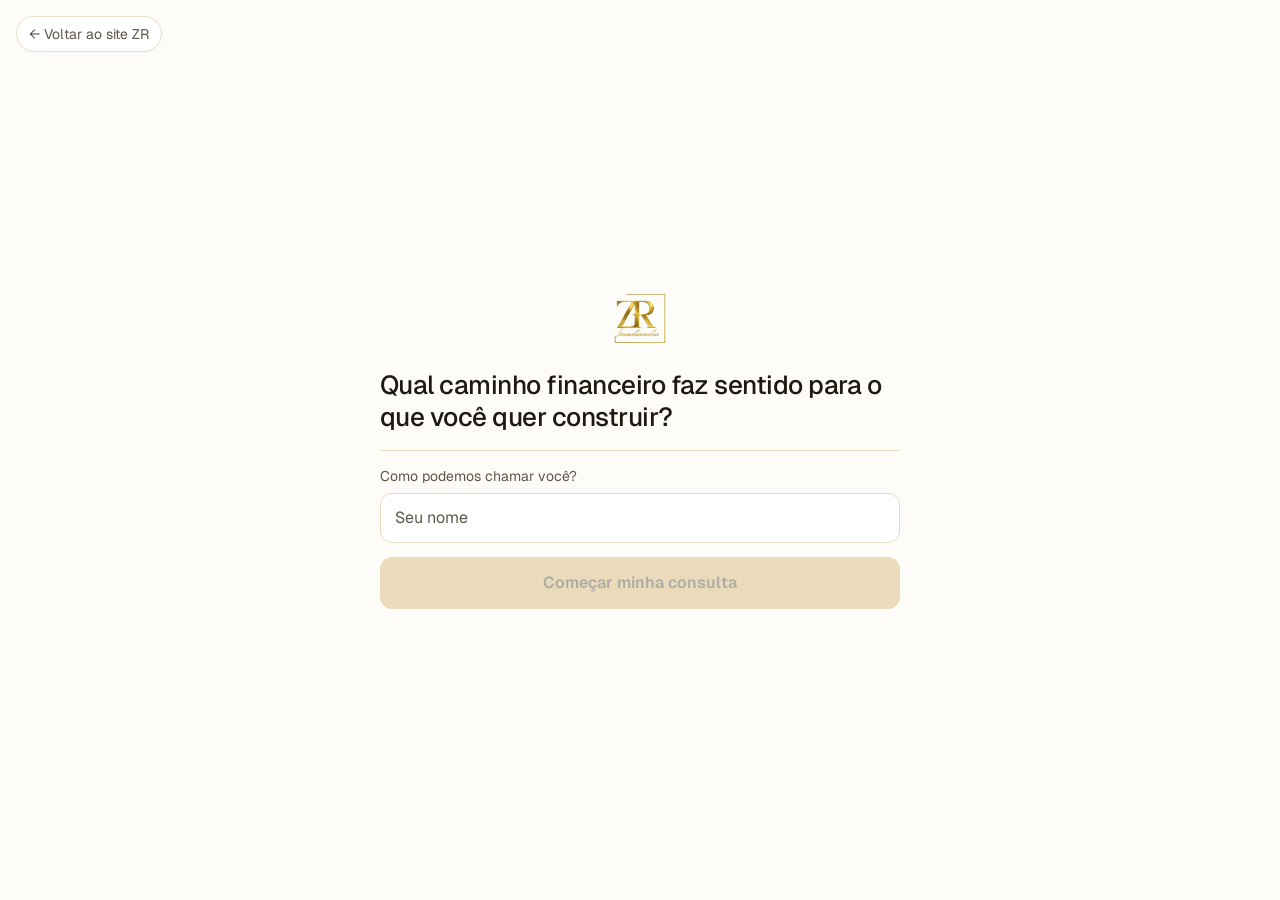
<file: quiz/index.html>
﻿<!DOCTYPE html>
<html lang="pt-BR">
<head>
<meta charset="UTF-8" />
<meta name="viewport" content="width=device-width, initial-scale=1.0" />
<script>
// Se a URL for .../quiz (sem barra final), redireciona para .../quiz/ —
// sem a barra, o navegador resolve os caminhos relativos na raiz e os assets dão 404.
if (/\/quiz$/i.test(location.pathname)) location.replace(location.pathname + '/' + location.search + location.hash);
</script>
<title>Consulta ZR | Qual caminho financeiro faz sentido para o seu objetivo?</title>
<meta name="description" content="Conte um pouco sobre seu objetivo, seu momento e o que você pretende realizar. A ZR identifica quais soluções podem fazer sentido para o seu cenário.">
<link rel="canonical" href="https://zrinvestimentosltda.com/quiz/index.html" />
<link rel="icon" href="../assets/favicon.svg" type="image/svg+xml" />
<link rel="preconnect" href="https://fonts.googleapis.com" />
<link rel="preconnect" href="https://fonts.gstatic.com" crossorigin />
<link href="https://fonts.googleapis.com/css2?family=Geist:wght@400;500;600&display=swap" rel="stylesheet" />
<link rel="stylesheet" href="assets/css/styles.css?v=119" />
<!-- Tema ativo: identidade da nova versão do site ZR (claro/ivory + dourado) -->
<link rel="stylesheet" href="assets/css/theme-zr-claro.css?v=119" id="theme-css" />

<!-- Open Graph -->
<meta property="og:title" content="Consulta ZR | Qual caminho financeiro faz sentido para o seu objetivo?">
<meta property="og:description" content="Conte um pouco sobre seu objetivo, seu momento e o que você pretende realizar. A ZR identifica quais soluções podem fazer sentido para o seu cenário.">
<meta property="og:type" content="website">
<meta property="og:url" content="https://zrinvestimentosltda.com/quiz/index.html">
<meta property="og:image" content="https://zrinvestimentosltda.com/assets/zr-logo.png">
<meta property="og:locale" content="pt_BR">

<!-- Twitter Cards -->
<meta name="twitter:card" content="summary_large_image">
<meta name="twitter:title" content="Consulta ZR | Qual caminho financeiro faz sentido para o seu objetivo?">
<meta name="twitter:description" content="Conte um pouco sobre seu objetivo, seu momento e o que você pretende realizar. A ZR identifica quais soluções podem fazer sentido para o seu cenário.">
<meta name="twitter:image" content="https://zrinvestimentosltda.com/assets/zr-logo.png">

<!-- Schema.org -->
<script type="application/ld+json">
{
  "@context": "https://schema.org",
  "@type": "Organization",
  "name": "ZR Investimentos",
  "description": "Hub de Soluções Financeiras",
  "url": "https://zrinvestimentosltda.com/",
  "logo": "https://zrinvestimentosltda.com/assets/zr-logo.png"
}
</script>
</head>
<body>

<a id="back-site" href="../index.html" target="_top" rel="noopener">← Voltar ao site ZR</a>

<div id="opening-screen" class="quiz-container fade-in">
  <div style="width:100%;margin:0 auto 24px;text-align:center">
    <img src="../assets/zr-logo.png?v=116" alt="ZR Investimentos" style="display:block;width:auto;height:53px;margin:0 auto">
  </div>
  <h1>Qual caminho financeiro faz sentido para o que você quer construir?</h1>
  <label for="nome-input" style="display:block;font-size:14px;color:var(--text-muted);margin-bottom:8px">Como podemos chamar você?</label>
  <input type="text" id="nome-input" placeholder="Seu nome" autocomplete="name" />
  <button id="btn-iniciar" disabled>Começar minha consulta</button>
</div>

<div id="quiz-container" class="quiz-container hidden"></div>

<script src="assets/js/validation.js?v=116"></script>
<script src="assets/js/questions.js?v=116"></script>
<script src="assets/js/matching.js?v=116"></script>
<script src="assets/js/submit.js?v=116"></script>
<script src="assets/js/app.js?v=116"></script>
<script src="assets/js/embed.js?v=116"></script>
</body>
</html>
</file>
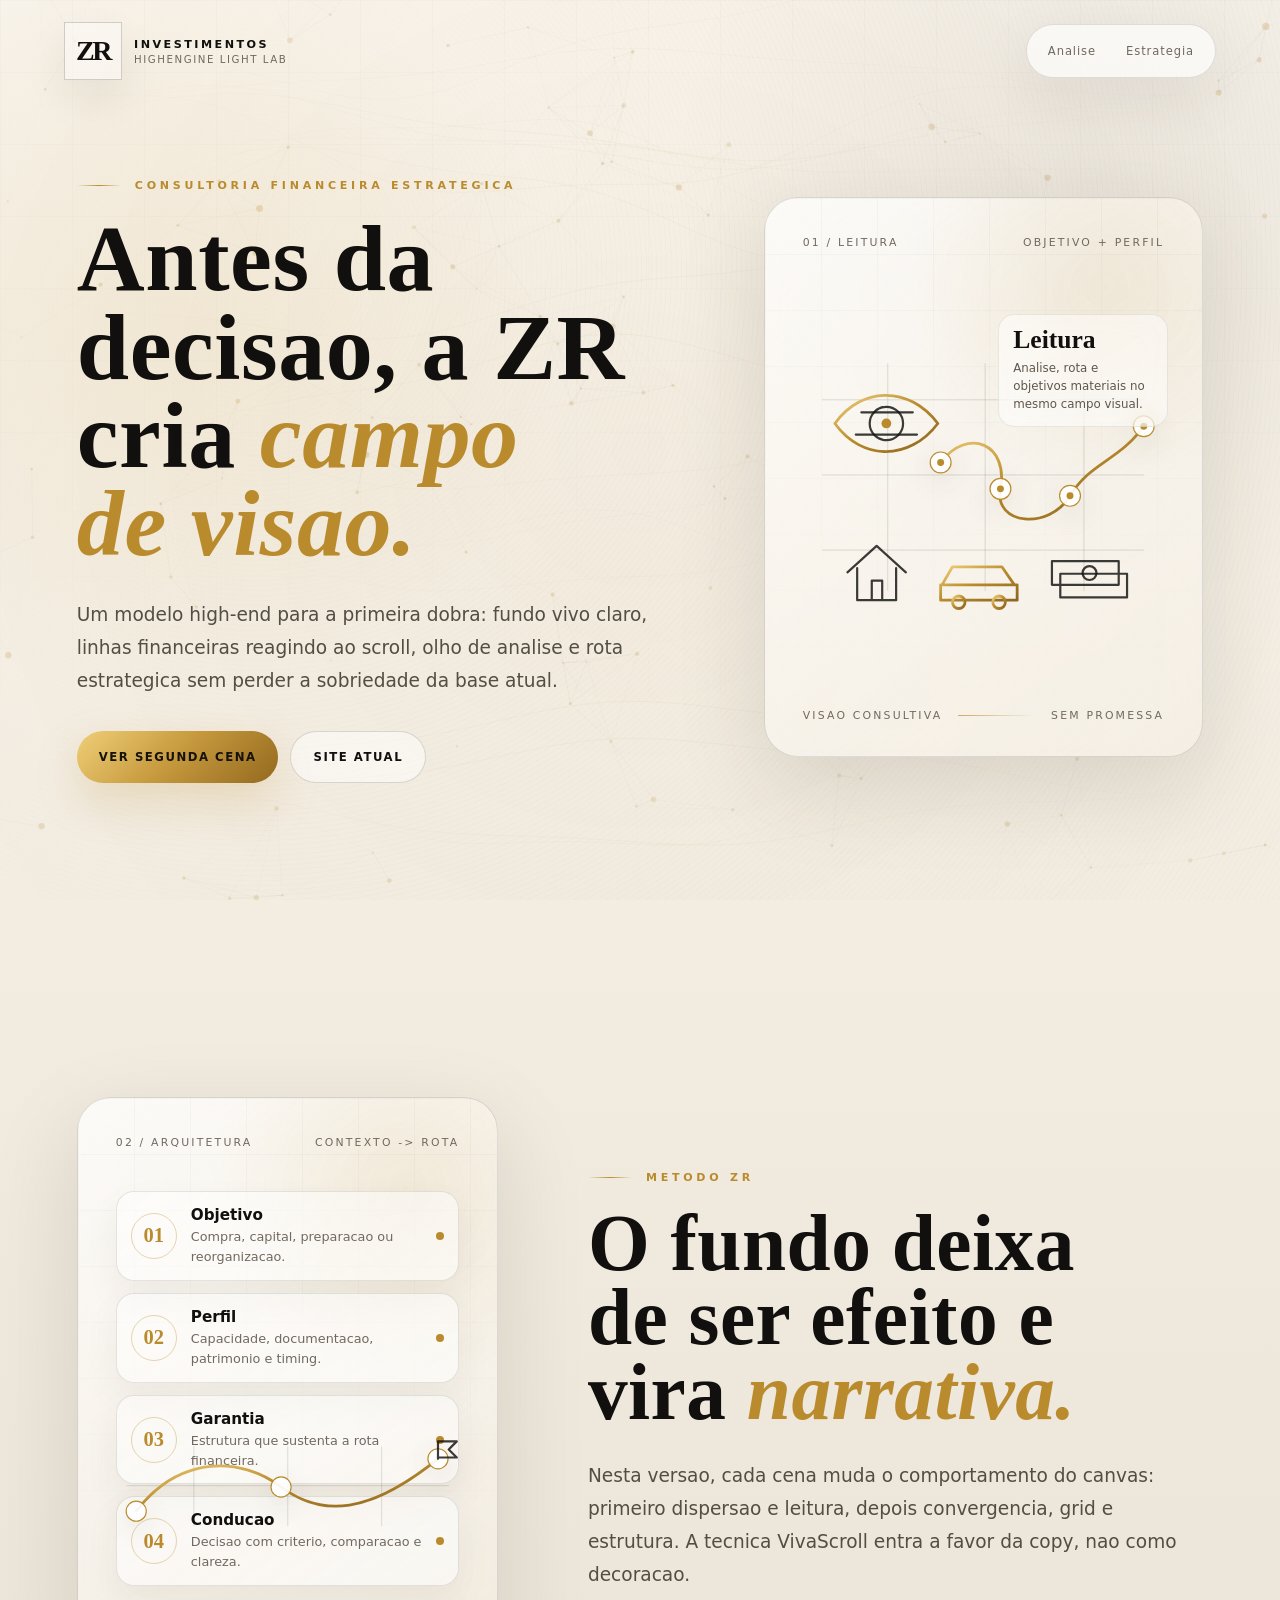
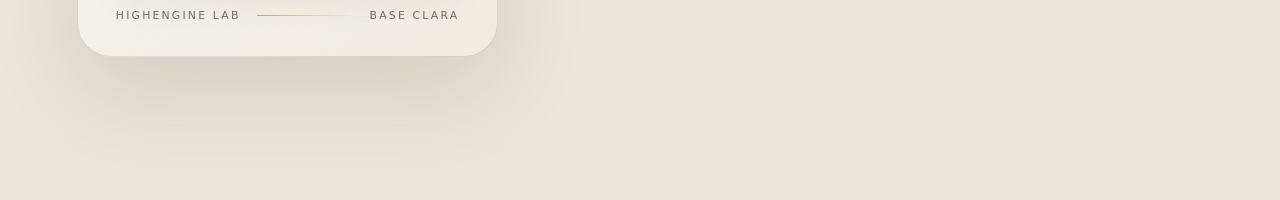
<file: prototypes/zr-highengine-light-prototype.html>
<!doctype html>
<html lang="pt-BR">
<head>
  <meta charset="utf-8" />
  <meta name="viewport" content="width=device-width, initial-scale=1" />
  <title>ZR Investimentos - HighEngine Light Prototype</title>
  <meta name="description" content="Prototipo separado para validar uma direcao high-end clara da ZR Investimentos com fundo vivo, motion narrativo e duas secoes." />
  <style>
    :root {
      --paper: #f6f1e8;
      --paper-2: #ebe4d8;
      --ink: #11100e;
      --ink-2: #2d2923;
      --muted: #71695f;
      --line: rgba(17, 16, 14, 0.12);
      --line-strong: rgba(17, 16, 14, 0.18);
      --gold: #b98b2d;
      --gold-2: #d4b05e;
      --gold-3: #8c651f;
      --white: rgba(255, 255, 255, 0.74);
      --shadow: 0 30px 90px rgba(47, 38, 24, 0.13);
      --display: "Playfair Display", Georgia, "Times New Roman", serif;
      --ui: Jost, Inter, ui-sans-serif, system-ui, -apple-system, BlinkMacSystemFont, "Segoe UI", sans-serif;
      --ease: cubic-bezier(0.16, 1, 0.3, 1);
    }

    * { box-sizing: border-box; }

    html {
      scroll-behavior: smooth;
      background: var(--paper);
    }

    body {
      margin: 0;
      min-height: 100vh;
      overflow-x: hidden;
      color: var(--ink);
      font-family: var(--ui);
      background:
        radial-gradient(circle at 14% 18%, rgba(212, 176, 94, 0.13), transparent 30vw),
        radial-gradient(circle at 86% 10%, rgba(17, 16, 14, 0.055), transparent 34vw),
        linear-gradient(180deg, #f8f3eb 0%, #f2ece1 52%, #ebe4d8 100%);
      -webkit-font-smoothing: antialiased;
    }

    #livingField {
      position: fixed;
      inset: 0;
      z-index: 0;
      width: 100vw;
      height: 100vh;
      pointer-events: none;
    }

    .grain,
    .page-grid {
      position: fixed;
      inset: 0;
      z-index: 1;
      pointer-events: none;
    }

    .grain {
      opacity: 0.22;
      mix-blend-mode: multiply;
      background-image:
        repeating-radial-gradient(circle at 20% 30%, rgba(17, 16, 14, 0.045) 0 1px, transparent 1px 5px),
        linear-gradient(115deg, rgba(255, 255, 255, 0.4), transparent 44%);
      filter: contrast(130%);
    }

    .page-grid {
      opacity: 0.42;
      background-image:
        linear-gradient(rgba(17, 16, 14, 0.045) 1px, transparent 1px),
        linear-gradient(90deg, rgba(17, 16, 14, 0.045) 1px, transparent 1px);
      background-size: 72px 72px;
      mask-image: linear-gradient(180deg, rgba(0, 0, 0, 0.9), rgba(0, 0, 0, 0.18) 82%, transparent);
    }

    .site-shell {
      position: relative;
      z-index: 4;
    }

    .topbar {
      position: fixed;
      z-index: 20;
      top: 0;
      left: 0;
      width: 100%;
      display: flex;
      align-items: center;
      justify-content: space-between;
      padding: 22px clamp(20px, 5vw, 72px);
      pointer-events: none;
    }

    .brand,
    .nav a {
      pointer-events: auto;
    }

    .brand {
      display: inline-flex;
      align-items: center;
      gap: 12px;
      text-decoration: none;
      color: var(--ink);
    }

    .brand-mark {
      width: 58px;
      height: 58px;
      display: grid;
      place-items: center;
      border: 1px solid rgba(17, 16, 14, 0.18);
      background: rgba(255, 255, 255, 0.38);
      box-shadow: 0 18px 42px rgba(47, 38, 24, 0.08);
      font-family: var(--display);
      font-size: 28px;
      font-weight: 900;
      letter-spacing: -0.09em;
    }

    .brand-copy {
      display: grid;
      gap: 2px;
      text-transform: uppercase;
    }

    .brand-copy strong {
      font-size: 0.7rem;
      letter-spacing: 0.22em;
    }

    .brand-copy span {
      color: var(--muted);
      font-size: 0.64rem;
      letter-spacing: 0.15em;
    }

    .nav {
      display: flex;
      align-items: center;
      gap: 4px;
      padding: 8px;
      border: 1px solid rgba(17, 16, 14, 0.12);
      border-radius: 999px;
      background: rgba(255, 255, 255, 0.66);
      box-shadow: 0 20px 60px rgba(47, 38, 24, 0.08);
      backdrop-filter: blur(18px) saturate(130%);
    }

    .nav a {
      display: inline-flex;
      align-items: center;
      min-height: 36px;
      padding: 0 13px;
      border-radius: 999px;
      color: var(--muted);
      text-decoration: none;
      font-size: 0.72rem;
      letter-spacing: 0.08em;
      transition: color 0.25s ease, background 0.25s ease;
    }

    .nav a:hover {
      color: var(--ink);
      background: rgba(185, 139, 45, 0.08);
    }

    .scene {
      min-height: 100vh;
      position: relative;
      display: grid;
      place-items: center;
      padding: 130px clamp(20px, 6vw, 92px) 76px;
    }

    .scene-inner {
      width: min(1280px, 100%);
      display: grid;
      grid-template-columns: minmax(0, 1.06fr) minmax(360px, 0.78fr);
      align-items: center;
      gap: clamp(40px, 7vw, 92px);
    }

    .scene.alt .scene-inner {
      grid-template-columns: minmax(360px, 0.74fr) minmax(0, 1.08fr);
    }

    .scene.alt .copy { order: 2; }
    .scene.alt .motion-card { order: 1; }

    .eyebrow {
      display: inline-flex;
      align-items: center;
      gap: 14px;
      margin: 0 0 22px;
      color: var(--gold);
      font-size: 0.69rem;
      font-weight: 600;
      letter-spacing: 0.34em;
      text-transform: uppercase;
    }

    .eyebrow::before {
      content: "";
      width: 44px;
      height: 1px;
      background: linear-gradient(90deg, transparent, var(--gold), transparent);
    }

    h1,
    h2 {
      margin: 0;
      max-width: 850px;
      font-family: var(--display);
      font-weight: 700;
      line-height: 0.94;
      letter-spacing: 0.006em;
      text-wrap: balance;
    }

    h1 {
      font-size: clamp(3.7rem, 7.35vw, 7.9rem);
    }

    h2 {
      font-size: clamp(3rem, 6.2vw, 6.9rem);
    }

    .gold {
      color: var(--gold);
      font-style: italic;
    }

    .lead {
      max-width: 650px;
      margin: 30px 0 0;
      color: #544d44;
      font-size: clamp(1.05rem, 1.45vw, 1.24rem);
      line-height: 1.78;
    }

    .actions {
      display: flex;
      flex-wrap: wrap;
      gap: 12px;
      margin-top: 34px;
    }

    .btn {
      display: inline-flex;
      align-items: center;
      justify-content: center;
      min-height: 52px;
      padding: 0 22px;
      border-radius: 999px;
      text-decoration: none;
      font-size: 0.73rem;
      font-weight: 700;
      letter-spacing: 0.13em;
      text-transform: uppercase;
      transition: transform 0.28s var(--ease), box-shadow 0.28s ease, background 0.28s ease;
    }

    .btn.primary {
      color: #16120a;
      background: linear-gradient(135deg, #efcf78, #c79a3e 48%, #93691e);
      box-shadow: 0 18px 45px rgba(185, 139, 45, 0.22);
    }

    .btn.secondary {
      color: var(--ink);
      border: 1px solid rgba(17, 16, 14, 0.14);
      background: rgba(255, 255, 255, 0.5);
    }

    .btn:hover {
      transform: translateY(-3px);
      box-shadow: 0 24px 58px rgba(47, 38, 24, 0.14);
    }

    .motion-card {
      position: relative;
      min-height: 560px;
      padding: clamp(24px, 3.2vw, 38px);
      overflow: hidden;
      border: 1px solid rgba(17, 16, 14, 0.13);
      border-radius: 34px;
      background:
        radial-gradient(circle at 78% 16%, rgba(185, 139, 45, 0.12), transparent 34%),
        linear-gradient(145deg, rgba(255, 255, 255, 0.76), rgba(246, 241, 232, 0.48));
      box-shadow: var(--shadow);
      backdrop-filter: blur(16px) saturate(118%);
      transform-style: preserve-3d;
    }

    .motion-card::before {
      content: "";
      position: absolute;
      inset: 0;
      background-image:
        linear-gradient(rgba(17, 16, 14, 0.04) 1px, transparent 1px),
        linear-gradient(90deg, rgba(17, 16, 14, 0.04) 1px, transparent 1px);
      background-size: 56px 56px;
      mask-image: linear-gradient(180deg, rgba(0, 0, 0, 0.75), transparent 90%);
      pointer-events: none;
    }

    .card-head,
    .card-foot {
      position: relative;
      z-index: 2;
      display: flex;
      align-items: center;
      justify-content: space-between;
      gap: 16px;
      color: var(--muted);
      font-size: 0.68rem;
      letter-spacing: 0.2em;
      text-transform: uppercase;
    }

    .card-foot {
      position: absolute;
      left: clamp(24px, 3.2vw, 38px);
      right: clamp(24px, 3.2vw, 38px);
      bottom: clamp(22px, 3vw, 34px);
    }

    .card-foot span:nth-child(2) {
      flex: 1;
      height: 1px;
      background: linear-gradient(90deg, rgba(185, 139, 45, 0.7), transparent);
    }

    .viz {
      position: absolute;
      inset: 84px 24px 70px;
      z-index: 2;
    }

    .viz svg {
      width: 100%;
      height: 100%;
      overflow: visible;
    }

    .stroke-gold,
    .stroke-ink,
    .stroke-soft {
      fill: none;
      stroke-linecap: round;
      stroke-linejoin: round;
      vector-effect: non-scaling-stroke;
    }

    .stroke-gold {
      stroke: url(#goldLine);
      stroke-width: 2.8;
    }

    .stroke-ink {
      stroke: rgba(17, 16, 14, 0.82);
      stroke-width: 2.2;
    }

    .stroke-soft {
      stroke: rgba(17, 16, 14, 0.13);
      stroke-width: 1;
    }

    .node {
      fill: rgba(255, 255, 255, 0.92);
      stroke: var(--gold);
      stroke-width: 1.7;
      filter: drop-shadow(0 10px 18px rgba(47, 38, 24, 0.12));
    }

    .node-core,
    .gold-fill {
      fill: var(--gold);
    }

    .asset-fill {
      fill: rgba(255, 255, 255, 0.62);
    }

    .floating-copy {
      position: absolute;
      z-index: 3;
      top: 116px;
      right: 34px;
      max-width: 170px;
      color: #5f574d;
      font-size: 0.74rem;
      line-height: 1.55;
      padding: 12px 14px;
      border: 1px solid rgba(17, 16, 14, 0.08);
      border-radius: 16px;
      background: rgba(255, 255, 255, 0.48);
      backdrop-filter: blur(10px);
    }

    .floating-copy strong {
      display: block;
      margin-bottom: 6px;
      color: var(--ink);
      font-family: var(--display);
      font-size: 1.6rem;
      line-height: 1;
    }

    .stack-list {
      position: relative;
      z-index: 2;
      display: grid;
      gap: 12px;
      margin-top: 42px;
    }

    .stack-item {
      display: grid;
      grid-template-columns: 46px 1fr auto;
      align-items: center;
      gap: 14px;
      padding: 14px;
      border: 1px solid rgba(17, 16, 14, 0.1);
      border-radius: 18px;
      background: rgba(255, 255, 255, 0.52);
      box-shadow: 0 16px 36px rgba(47, 38, 24, 0.06);
    }

    .stack-item b {
      width: 46px;
      height: 46px;
      display: grid;
      place-items: center;
      border-radius: 50%;
      border: 1px solid rgba(185, 139, 45, 0.35);
      color: var(--gold);
      font-family: var(--display);
      font-size: 1.28rem;
    }

    .stack-item strong {
      display: block;
      color: var(--ink);
      font-size: 0.95rem;
      margin-bottom: 2px;
    }

    .stack-item span {
      color: var(--muted);
      font-size: 0.8rem;
      line-height: 1.4;
    }

    .pulse {
      width: 8px;
      height: 8px;
      border-radius: 50%;
      background: var(--gold);
      box-shadow: 0 0 0 0 rgba(185, 139, 45, 0.4);
      animation: pulse 1.8s ease-in-out infinite;
    }

    @keyframes pulse {
      50% {
        box-shadow: 0 0 0 12px rgba(185, 139, 45, 0);
        transform: scale(1.22);
      }
    }

    .reveal {
      opacity: 0;
      transform: translateY(34px);
      filter: blur(8px);
      transition:
        opacity 0.8s ease,
        transform 0.95s var(--ease),
        filter 0.8s ease;
    }

    .reveal.visible {
      opacity: 1;
      transform: translateY(0);
      filter: blur(0);
    }

    .draw {
      stroke-dasharray: 1;
      stroke-dashoffset: 1;
      animation: drawLine 1.8s var(--ease) forwards;
    }

    .draw.d2 { animation-delay: 0.18s; }
    .draw.d3 { animation-delay: 0.36s; }
    .draw.d4 { animation-delay: 0.54s; }

    @keyframes drawLine {
      to { stroke-dashoffset: 0; }
    }

    .float {
      animation: float 5s ease-in-out infinite;
    }

    .float.slow {
      animation-duration: 7s;
      animation-delay: -1.4s;
    }

    @keyframes float {
      50% { transform: translateY(-8px); }
    }

    @media (max-width: 980px) {
      .topbar {
        padding: 16px 18px;
      }

      .brand-copy,
      .nav {
        display: none;
      }

      .scene {
        min-height: auto;
        padding: 112px 18px 64px;
      }

      .scene-inner,
      .scene.alt .scene-inner {
        display: block;
      }

      .scene.alt .copy,
      .scene.alt .motion-card {
        order: initial;
      }

      h1 {
        font-size: clamp(3.35rem, 13vw, 5.25rem);
      }

      h2 {
        font-size: clamp(2.85rem, 12vw, 4.8rem);
      }

      .motion-card {
        min-height: 470px;
        margin-top: 40px;
        border-radius: 26px;
      }

      .viz {
        inset: 74px 12px 64px;
      }

      .floating-copy {
        top: 94px;
        right: 18px;
        max-width: 145px;
      }
    }

    @media (prefers-reduced-motion: reduce) {
      html { scroll-behavior: auto; }
      *, *::before, *::after {
        animation-duration: 0.01ms !important;
        animation-iteration-count: 1 !important;
        transition-duration: 0.01ms !important;
      }
      .reveal {
        opacity: 1;
        transform: none;
        filter: none;
      }
      #livingField { opacity: 0.42; }
    }
  </style>
</head>
<body>
  <canvas id="livingField" aria-hidden="true"></canvas>
  <div class="page-grid" aria-hidden="true"></div>
  <div class="grain" aria-hidden="true"></div>

  <div class="site-shell">
    <header class="topbar">
      <a class="brand" href="#inicio" aria-label="ZR Investimentos">
        <span class="brand-mark">ZR</span>
        <span class="brand-copy">
          <strong>Investimentos</strong>
          <span>HighEngine light lab</span>
        </span>
      </a>
      <nav class="nav" aria-label="Navegacao do prototipo">
        <a href="#inicio">Analise</a>
        <a href="#metodo">Estrategia</a>
      </nav>
    </header>

    <main>
      <section class="scene" id="inicio" data-scene="analysis">
        <div class="scene-inner">
          <div class="copy reveal">
            <p class="eyebrow">Consultoria financeira estrategica</p>
            <h1>Antes da decisao, a ZR cria <span class="gold">campo de visao.</span></h1>
            <p class="lead">
              Um modelo high-end para a primeira dobra: fundo vivo claro, linhas financeiras reagindo ao scroll, olho de analise e rota estrategica sem perder a sobriedade da base atual.
            </p>
            <div class="actions">
              <a class="btn primary" href="#metodo">Ver segunda cena</a>
              <a class="btn secondary" href="https://zrinvestimentosltda.com/" target="_blank" rel="noopener">Site atual</a>
            </div>
          </div>

          <aside class="motion-card reveal" data-tilt>
            <div class="card-head">
              <span>01 / leitura</span>
              <span>objetivo + perfil</span>
            </div>

            <div class="viz">
              <svg viewBox="0 0 560 430" role="presentation">
                <defs>
                  <linearGradient id="goldLine" x1="0" y1="0" x2="1" y2="1">
                    <stop offset="0" stop-color="#efd07a" />
                    <stop offset="0.48" stop-color="#b98b2d" />
                    <stop offset="1" stop-color="#8c651f" />
                  </linearGradient>
                </defs>
                <path class="stroke-soft" d="M48 94H510M48 202H510M48 310H510M142 42V368M282 42V368M424 42V368" />

                <g class="float">
                  <path class="stroke-gold draw" pathLength="1" d="M66 128C105 74 173 74 214 128C173 182 105 182 66 128Z" />
                  <circle class="stroke-ink draw d2" pathLength="1" cx="140" cy="128" r="24" />
                  <circle class="gold-fill" cx="140" cy="128" r="7" />
                  <path class="stroke-ink draw d3" pathLength="1" d="M104 112H178M96 144H184" />
                </g>

                <path class="stroke-gold draw d2" pathLength="1" d="M218 184C258 132 316 158 304 222C294 274 374 282 404 232C434 183 474 182 510 132" />
                <circle class="node" cx="218" cy="184" r="15" />
                <circle class="node-core" cx="218" cy="184" r="5" />
                <circle class="node" cx="304" cy="222" r="15" />
                <circle class="node-core" cx="304" cy="222" r="5" />
                <circle class="node" cx="404" cy="232" r="15" />
                <circle class="node-core" cx="404" cy="232" r="5" />
                <circle class="node" cx="510" cy="132" r="15" />
                <circle class="node-core" cx="510" cy="132" r="5" />

                <g class="float slow">
                  <path class="stroke-ink draw d3" pathLength="1" d="M84 342L126 304L168 342M98 336V382H154V336M119 382V354H134V382" />
                  <path class="stroke-gold draw d4" pathLength="1" d="M220 360L235 334H306L324 360M218 360H328V382H218Z" />
                  <circle class="stroke-gold draw d4" pathLength="1" cx="244" cy="385" r="9" />
                  <circle class="stroke-gold draw d4" pathLength="1" cx="302" cy="385" r="9" />
                  <path class="stroke-ink draw d4" pathLength="1" d="M390 378H486V344H390ZM378 360H474V326H378Z" />
                  <circle class="stroke-ink draw d4" pathLength="1" cx="432" cy="343" r="10" />
                </g>
              </svg>
            </div>

            <div class="floating-copy">
              <strong>Leitura</strong>
              Analise, rota e objetivos materiais no mesmo campo visual.
            </div>

            <div class="card-foot">
              <span>visao consultiva</span>
              <span></span>
              <span>sem promessa</span>
            </div>
          </aside>
        </div>
      </section>

      <section class="scene alt" id="metodo" data-scene="strategy">
        <div class="scene-inner">
          <div class="copy reveal">
            <p class="eyebrow">Metodo ZR</p>
            <h2>O fundo deixa de ser efeito e vira <span class="gold">narrativa.</span></h2>
            <p class="lead">
              Nesta versao, cada cena muda o comportamento do canvas: primeiro dispersao e leitura, depois convergencia, grid e estrutura. A tecnica VivaScroll entra a favor da copy, nao como decoracao.
            </p>
          </div>

          <aside class="motion-card reveal" data-tilt>
            <div class="card-head">
              <span>02 / arquitetura</span>
              <span>contexto -> rota</span>
            </div>

            <div class="stack-list">
              <div class="stack-item">
                <b>01</b>
                <div>
                  <strong>Objetivo</strong>
                  <span>Compra, capital, preparacao ou reorganizacao.</span>
                </div>
                <i class="pulse"></i>
              </div>
              <div class="stack-item">
                <b>02</b>
                <div>
                  <strong>Perfil</strong>
                  <span>Capacidade, documentacao, patrimonio e timing.</span>
                </div>
                <i class="pulse"></i>
              </div>
              <div class="stack-item">
                <b>03</b>
                <div>
                  <strong>Garantia</strong>
                  <span>Estrutura que sustenta a rota financeira.</span>
                </div>
                <i class="pulse"></i>
              </div>
              <div class="stack-item">
                <b>04</b>
                <div>
                  <strong>Conducao</strong>
                  <span>Decisao com criterio, comparacao e clareza.</span>
                </div>
                <i class="pulse"></i>
              </div>
            </div>

            <div class="viz" style="inset: auto 22px 84px; height: 170px;">
              <svg viewBox="0 0 560 180" role="presentation">
                <defs>
                  <linearGradient id="goldLine2" x1="0" y1="0" x2="1" y2="0">
                    <stop offset="0" stop-color="#efd07a" />
                    <stop offset="0.52" stop-color="#b98b2d" />
                    <stop offset="1" stop-color="#8c651f" />
                  </linearGradient>
                </defs>
                <path class="stroke-soft" d="M40 88H520M140 30V148M280 30V148M420 30V148" />
                <path class="stroke-gold draw" pathLength="1" d="M54 126C120 40 212 46 270 90C332 136 402 130 504 48" />
                <circle class="node" cx="54" cy="126" r="15" />
                <circle class="node" cx="270" cy="90" r="15" />
                <circle class="node" cx="504" cy="48" r="15" />
                <path class="stroke-ink draw d3" pathLength="1" d="M504 48V22H532L520 34L532 46H504" />
              </svg>
            </div>

            <div class="card-foot">
              <span>highengine lab</span>
              <span></span>
              <span>base clara</span>
            </div>
          </aside>
        </div>
      </section>
    </main>
  </div>

  <script>
    (() => {
      const canvas = document.getElementById("livingField");
      const ctx = canvas.getContext("2d", { alpha: true });
      const reduced = window.matchMedia("(prefers-reduced-motion: reduce)").matches;
      const scenes = [...document.querySelectorAll("[data-scene]")];
      const state = {
        w: innerWidth,
        h: innerHeight,
        dpr: Math.min(devicePixelRatio || 1, 2),
        mouse: { x: innerWidth * 0.5, y: innerHeight * 0.5, sx: innerWidth * 0.5, sy: innerHeight * 0.5 },
        scroll: 0,
        lastScroll: 0,
        velocity: 0,
        progress: 0,
        scene: "analysis",
        intensity: 0.7,
        targetIntensity: 0.7,
        connection: 124,
        targetConnection: 124
      };

      const particles = [];
      const lines = [];
      const lerp = (a, b, t) => a + (b - a) * t;
      const clamp = (v, a, b) => Math.max(a, Math.min(b, v));
      const rnd = (a, b) => a + Math.random() * (b - a);

      function resize() {
        state.w = innerWidth;
        state.h = innerHeight;
        state.dpr = Math.min(devicePixelRatio || 1, 2);
        canvas.width = Math.floor(state.w * state.dpr);
        canvas.height = Math.floor(state.h * state.dpr);
        canvas.style.width = state.w + "px";
        canvas.style.height = state.h + "px";
        ctx.setTransform(state.dpr, 0, 0, state.dpr, 0, 0);

        particles.length = 0;
        lines.length = 0;
        const count = reduced ? 52 : state.w < 800 ? 92 : 150;
        for (let i = 0; i < count; i++) {
          particles.push({
            x: rnd(-80, state.w + 80),
            y: rnd(-80, state.h + 80),
            vx: rnd(-0.18, 0.18),
            vy: rnd(-0.18, 0.18),
            r: rnd(0.6, 2.1),
            z: rnd(0.2, 1),
            phase: rnd(0, Math.PI * 2)
          });
        }
        for (let i = 0; i < 18; i++) {
          lines.push({
            y: rnd(0, state.h),
            speed: rnd(0.06, 0.22),
            amp: rnd(18, 70),
            phase: rnd(0, Math.PI * 2),
            alpha: rnd(0.035, 0.09)
          });
        }
      }

      function syncScene() {
        const mid = scrollY + state.h * 0.55;
        let active = scenes[0];
        for (const scene of scenes) {
          if (mid >= scene.offsetTop && mid < scene.offsetTop + scene.offsetHeight) {
            active = scene;
            break;
          }
        }
        state.scene = active?.dataset.scene || "analysis";
        state.targetIntensity = state.scene === "strategy" ? 1.05 : 0.72;
        state.targetConnection = state.scene === "strategy" ? 172 : 124;
        const max = document.documentElement.scrollHeight - state.h;
        state.progress = max ? clamp(scrollY / max, 0, 1) : 0;
        state.velocity = lerp(state.velocity, scrollY - state.lastScroll, 0.14);
        state.lastScroll = scrollY;
      }

      function clear() {
        ctx.clearRect(0, 0, state.w, state.h);
        const glow = ctx.createRadialGradient(
          state.mouse.sx,
          state.mouse.sy,
          0,
          state.mouse.sx,
          state.mouse.sy,
          Math.max(state.w, state.h) * 0.62
        );
        glow.addColorStop(0, `rgba(185,139,45,${0.06 * state.intensity})`);
        glow.addColorStop(0.42, "rgba(185,139,45,0.018)");
        glow.addColorStop(1, "rgba(185,139,45,0)");
        ctx.fillStyle = glow;
        ctx.fillRect(0, 0, state.w, state.h);
      }

      function drawRibbons(t) {
        ctx.save();
        ctx.globalCompositeOperation = "multiply";
        for (const line of lines) {
          ctx.beginPath();
          const drift = state.progress * state.w * 0.18;
          for (let x = -90; x <= state.w + 90; x += 22) {
            const y =
              line.y +
              Math.sin(x * 0.006 + t * 0.00022 + line.phase) * line.amp +
              Math.sin(x * 0.018 + t * 0.00014) * line.amp * 0.18;
            const px = x - drift + Math.sin(t * 0.00012 + line.phase) * 24;
            if (x === -90) ctx.moveTo(px, y);
            else ctx.lineTo(px, y);
          }
          const grad = ctx.createLinearGradient(0, 0, state.w, 0);
          grad.addColorStop(0, "rgba(185,139,45,0)");
          grad.addColorStop(0.5, `rgba(185,139,45,${line.alpha * state.intensity})`);
          grad.addColorStop(1, "rgba(185,139,45,0)");
          ctx.strokeStyle = grad;
          ctx.lineWidth = 1;
          ctx.stroke();
        }
        ctx.restore();
      }

      function updateParticles(t) {
        const mx = state.mouse.sx;
        const my = state.mouse.sy;
        const pull = state.scene === "strategy" ? 0.00008 : -0.00004;
        ctx.save();
        ctx.globalCompositeOperation = "multiply";
        for (const p of particles) {
          const angle = Math.sin(p.x * 0.008 + p.y * 0.004 + t * 0.00018 + p.phase) * Math.PI;
          p.vx += Math.cos(angle) * 0.012 * state.intensity;
          p.vy += Math.sin(angle) * 0.012 * state.intensity;
          p.vx += (state.w * 0.55 - p.x) * pull * p.z;
          p.vy += (state.h * 0.46 - p.y) * pull * p.z;

          const dx = p.x - mx;
          const dy = p.y - my;
          const d = Math.sqrt(dx * dx + dy * dy) || 1;
          if (d < 170 && !reduced) {
            const f = (170 - d) / 170;
            p.vx += (dx / d) * f * 0.17;
            p.vy += (dy / d) * f * 0.17;
          }

          p.vx = clamp(p.vx * 0.97, -0.9, 0.9);
          p.vy = clamp(p.vy * 0.97, -0.9, 0.9);
          p.x += p.vx * (0.8 + p.z);
          p.y += p.vy * (0.8 + p.z);
          if (p.x < -90) p.x = state.w + 90;
          if (p.x > state.w + 90) p.x = -90;
          if (p.y < -90) p.y = state.h + 90;
          if (p.y > state.h + 90) p.y = -90;

          ctx.beginPath();
          ctx.arc(p.x, p.y, p.r * (0.9 + p.z), 0, Math.PI * 2);
          ctx.fillStyle = `rgba(185,139,45,${0.1 + p.z * 0.13})`;
          ctx.fill();
        }
        ctx.restore();
      }

      function drawConnections() {
        ctx.save();
        ctx.globalCompositeOperation = "multiply";
        const max = state.connection;
        const step = state.w < 800 ? 2 : 1;
        for (let i = 0; i < particles.length; i += step) {
          const a = particles[i];
          for (let j = i + 1; j < particles.length; j += step) {
            const b = particles[j];
            const dx = a.x - b.x;
            const dy = a.y - b.y;
            const d = Math.sqrt(dx * dx + dy * dy);
            if (d < max) {
              ctx.beginPath();
              ctx.moveTo(a.x, a.y);
              ctx.lineTo(b.x, b.y);
              ctx.strokeStyle = `rgba(17,16,14,${(1 - d / max) * 0.075 * state.intensity})`;
              ctx.lineWidth = 0.55;
              ctx.stroke();
            }
          }
        }
        ctx.restore();
      }

      function render(t) {
        syncScene();
        state.intensity = lerp(state.intensity, state.targetIntensity, 0.035);
        state.connection = lerp(state.connection, state.targetConnection, 0.035);
        state.mouse.sx = lerp(state.mouse.sx, state.mouse.x, 0.075);
        state.mouse.sy = lerp(state.mouse.sy, state.mouse.y, 0.075);
        clear();
        drawRibbons(t);
        updateParticles(t);
        drawConnections();
        requestAnimationFrame(render);
      }

      function initReveal() {
        const observer = new IntersectionObserver((entries) => {
          entries.forEach((entry) => {
            if (!entry.isIntersecting) return;
            entry.target.classList.add("visible");
            observer.unobserve(entry.target);
          });
        }, { threshold: 0.16 });
        document.querySelectorAll(".reveal").forEach((el) => observer.observe(el));
      }

      function initTilt() {
        if (reduced || !matchMedia("(pointer:fine)").matches) return;
        document.querySelectorAll("[data-tilt]").forEach((card) => {
          card.addEventListener("mousemove", (event) => {
            const rect = card.getBoundingClientRect();
            const x = (event.clientX - rect.left) / rect.width - 0.5;
            const y = (event.clientY - rect.top) / rect.height - 0.5;
            card.style.transform = `perspective(1000px) rotateX(${-y * 5}deg) rotateY(${x * 6}deg) translateY(-3px)`;
          });
          card.addEventListener("mouseleave", () => {
            card.style.transform = "";
          });
        });
      }

      addEventListener("resize", resize, { passive: true });
      addEventListener("mousemove", (event) => {
        state.mouse.x = event.clientX;
        state.mouse.y = event.clientY;
      }, { passive: true });
      addEventListener("touchmove", (event) => {
        const touch = event.touches[0];
        if (!touch) return;
        state.mouse.x = touch.clientX;
        state.mouse.y = touch.clientY;
      }, { passive: true });

      resize();
      initReveal();
      initTilt();
      requestAnimationFrame(render);
    })();
  </script>
</body>
</html>
</file>
<file: quiz/assets/css/styles.css>
/* styles.css — estrutura da página. As cores vêm de variáveis (--bg, --surface,
   --text, --accent...) definidas no arquivo de tema linkado no index.html.
   Os valores abaixo são só um fallback (caso nenhum tema seja carregado). */

:root {
  --bg: #151C23;
  --surface: #263442;
  --text: #F5F4F0;
  --text-muted: rgba(245, 244, 240, 0.62);
  --border: rgba(245, 244, 240, 0.12);
  --accent: #C5A059;
  --accent-text: #151C23;
}

* { box-sizing: border-box; }

body {
  margin: 0;
  font-family: 'Geist', -apple-system, BlinkMacSystemFont, 'Segoe UI', sans-serif;
  color: var(--text);
  background: var(--bg);
  min-height: 100vh;
  display: flex;
  align-items: center;
  justify-content: center;
}

.hidden { display: none !important; }

.quiz-container {
  width: 100%;
  max-width: 560px;
  margin: 0 auto;
  padding: 32px 20px;
  opacity: 0;
  transform: translateY(8px);
}

.quiz-container.fade-in {
  animation: fadeSlideIn 320ms ease-out forwards;
}

@keyframes fadeSlideIn {
  to { opacity: 1; transform: translateY(0); }
}

h1 {
  font-family: 'Geist', system-ui, sans-serif;
  font-weight: 500;
  font-size: 26px;
  line-height: 1.25;
  letter-spacing: -0.02em;
  margin: 0 0 16px;
  padding-bottom: 16px;
  border-bottom: 1px solid var(--border);
}

.question-text {
  font-family: 'Geist', system-ui, sans-serif;
  font-weight: 500;
  font-size: 20px;
  line-height: 1.4;
  letter-spacing: -0.01em;
  margin-bottom: 26px;
}

#opening-screen p {
  color: var(--text-muted);
  font-size: 15px;
  line-height: 1.6;
  margin: 16px 0 28px;
}

input[type="text"],
input[type="tel"],
input[type="email"] {
  width: 100%;
  min-height: 50px;
  padding: 12px 14px;
  margin-bottom: 14px;
  border: 1px solid var(--border);
  border-radius: 12px;
  font-family: 'Geist', system-ui, sans-serif;
  font-size: 16px;
  color: var(--text);
  background: var(--surface);
}

input::placeholder { color: var(--text-muted); }

input:focus {
  outline: none;
  border-color: var(--accent);
}

.options {
  display: flex;
  flex-direction: column;
}

.option-btn {
  display: block;
  width: 100%;
  min-height: 54px;
  padding: 14px 18px;
  margin-bottom: 10px;
  border-radius: 12px;
  border: 1px solid var(--border);
  background: var(--surface);
  color: var(--text);
  text-align: left;
  font-family: 'Geist', system-ui, sans-serif;
  font-size: 15.5px;
  cursor: pointer;
  transition: border-color 150ms, transform 100ms;
}

.option-btn:hover {
  border-color: var(--accent);
}

.option-btn:active {
  transform: scale(0.98);
}

button#btn-iniciar,
button#btn-enviar {
  width: 100%;
  min-height: 52px;
  border: none;
  border-radius: 12px;
  background: var(--accent);
  color: var(--accent-text);
  font-family: 'Geist', system-ui, sans-serif;
  font-size: 16px;
  font-weight: 600;
  cursor: pointer;
  transition: opacity 150ms;
}

button#btn-iniciar:disabled,
button#btn-enviar:disabled {
  opacity: 0.35;
  cursor: not-allowed;
}

@media (max-width: 400px) {
  h1 { font-size: 22px; }
  .question-text { font-size: 18px; }
}
</file>
<file: quiz/assets/css/theme-zr-claro.css>
/* theme-zr-claro.css — tema do quiz na identidade da nova versão do site:
   marfim claro + dourado ZR (substitui o tema escuro original, mantendo a
   estrutura de variáveis que o styles.css consome) */
:root {
  --bg: #FDFCF8;
  --surface: #FFFFFF;
  --text: #1E1A12;
  --text-muted: #5E574A;
  --border: #E6DCC3;
  --accent: #C8A24A;
  --accent-text: #1E1A12;
}

/* acabamento coerente com o site */
.option-btn:hover { background: #FBF6E8; }
button#btn-iniciar,
button#btn-enviar { background: var(--accent); }
button#btn-iniciar:hover:not(:disabled),
button#btn-enviar:hover:not(:disabled) { background: #B98F2F; }

/* link "voltar ao site" — só aparece no modo página dedicada */
#back-site {
  position: fixed;
  top: 16px;
  left: 16px;
  font-size: 14px;
  color: var(--text-muted);
  text-decoration: none;
  padding: 8px 12px;
  border: 1px solid var(--border);
  border-radius: 999px;
  background: var(--surface);
}
#back-site:hover { color: var(--text); border-color: var(--accent); }

/* modo embed (dentro do modal do site): sem chrome de página, fluxo a partir do topo */
body.embed #back-site { display: none; }
body.embed { display: block; }
body.embed .quiz-container { margin: 0 auto; padding: 28px 22px 20px; }
</file>
